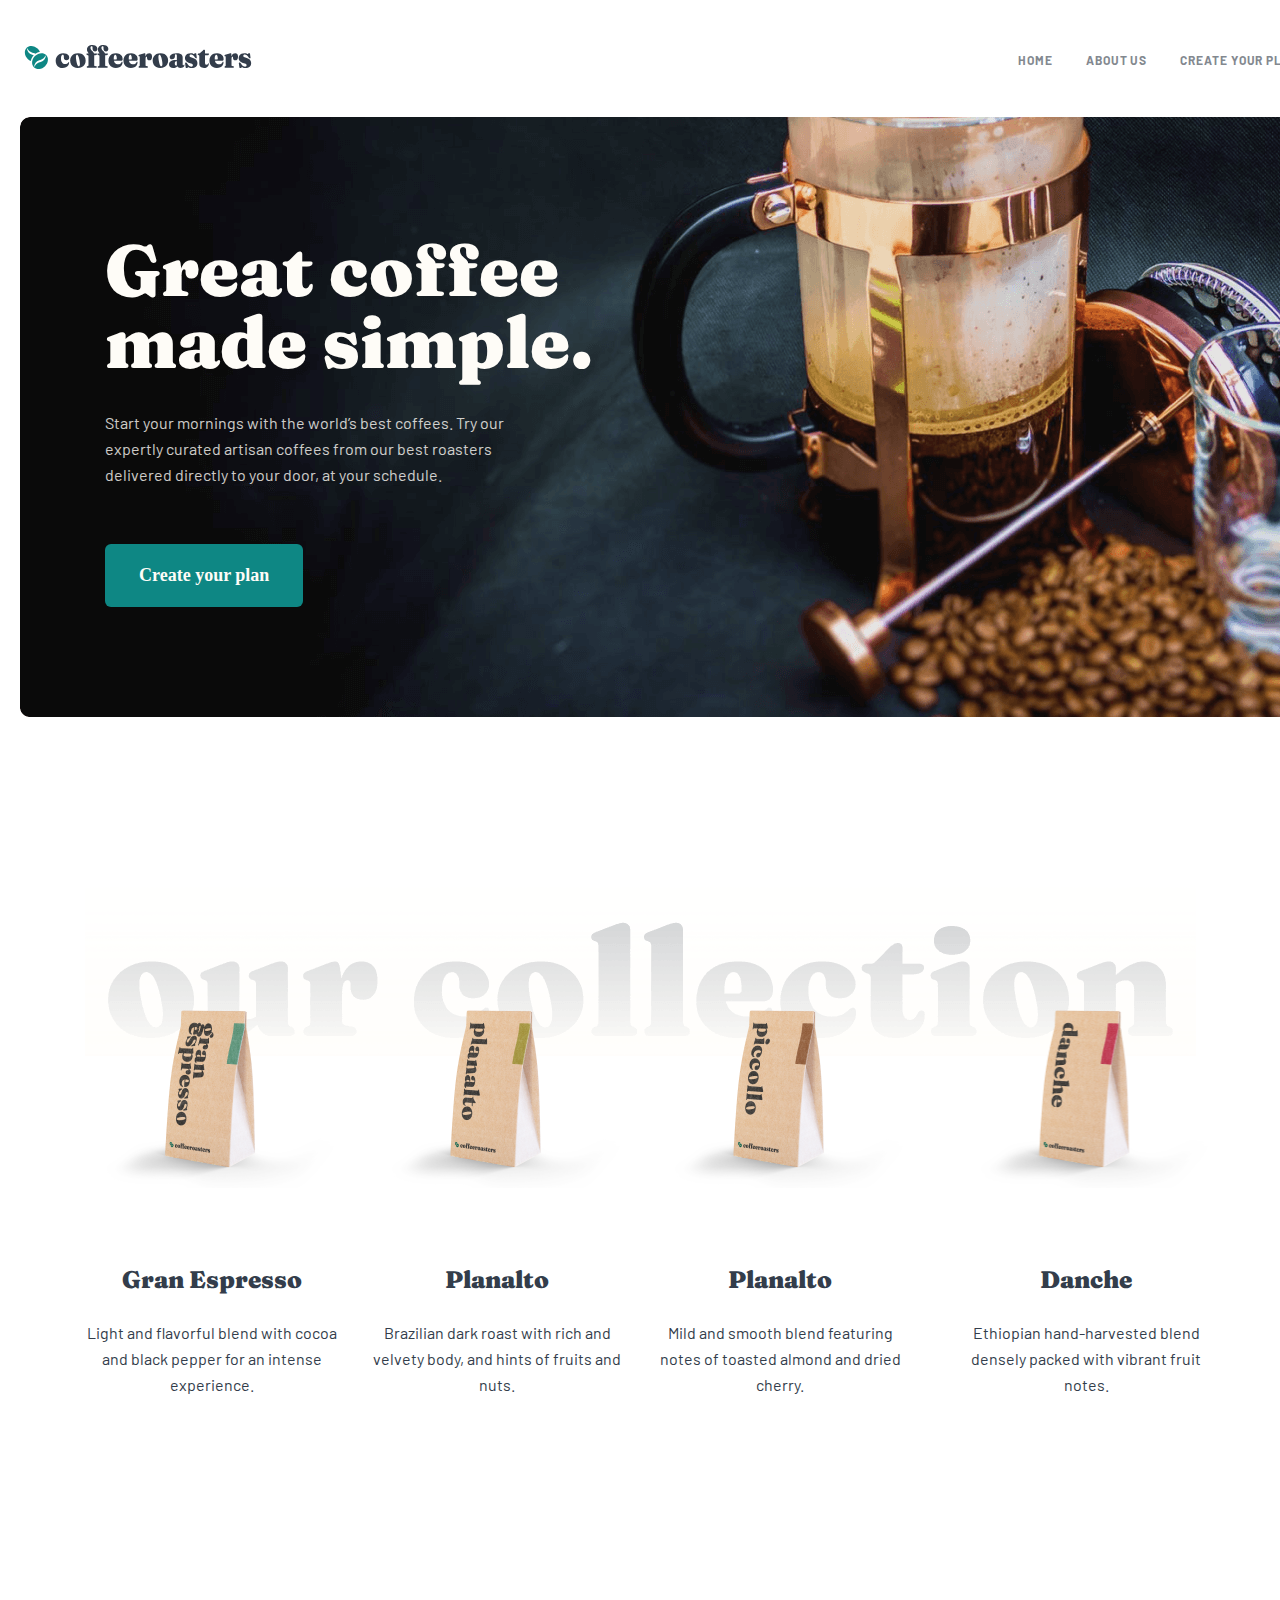
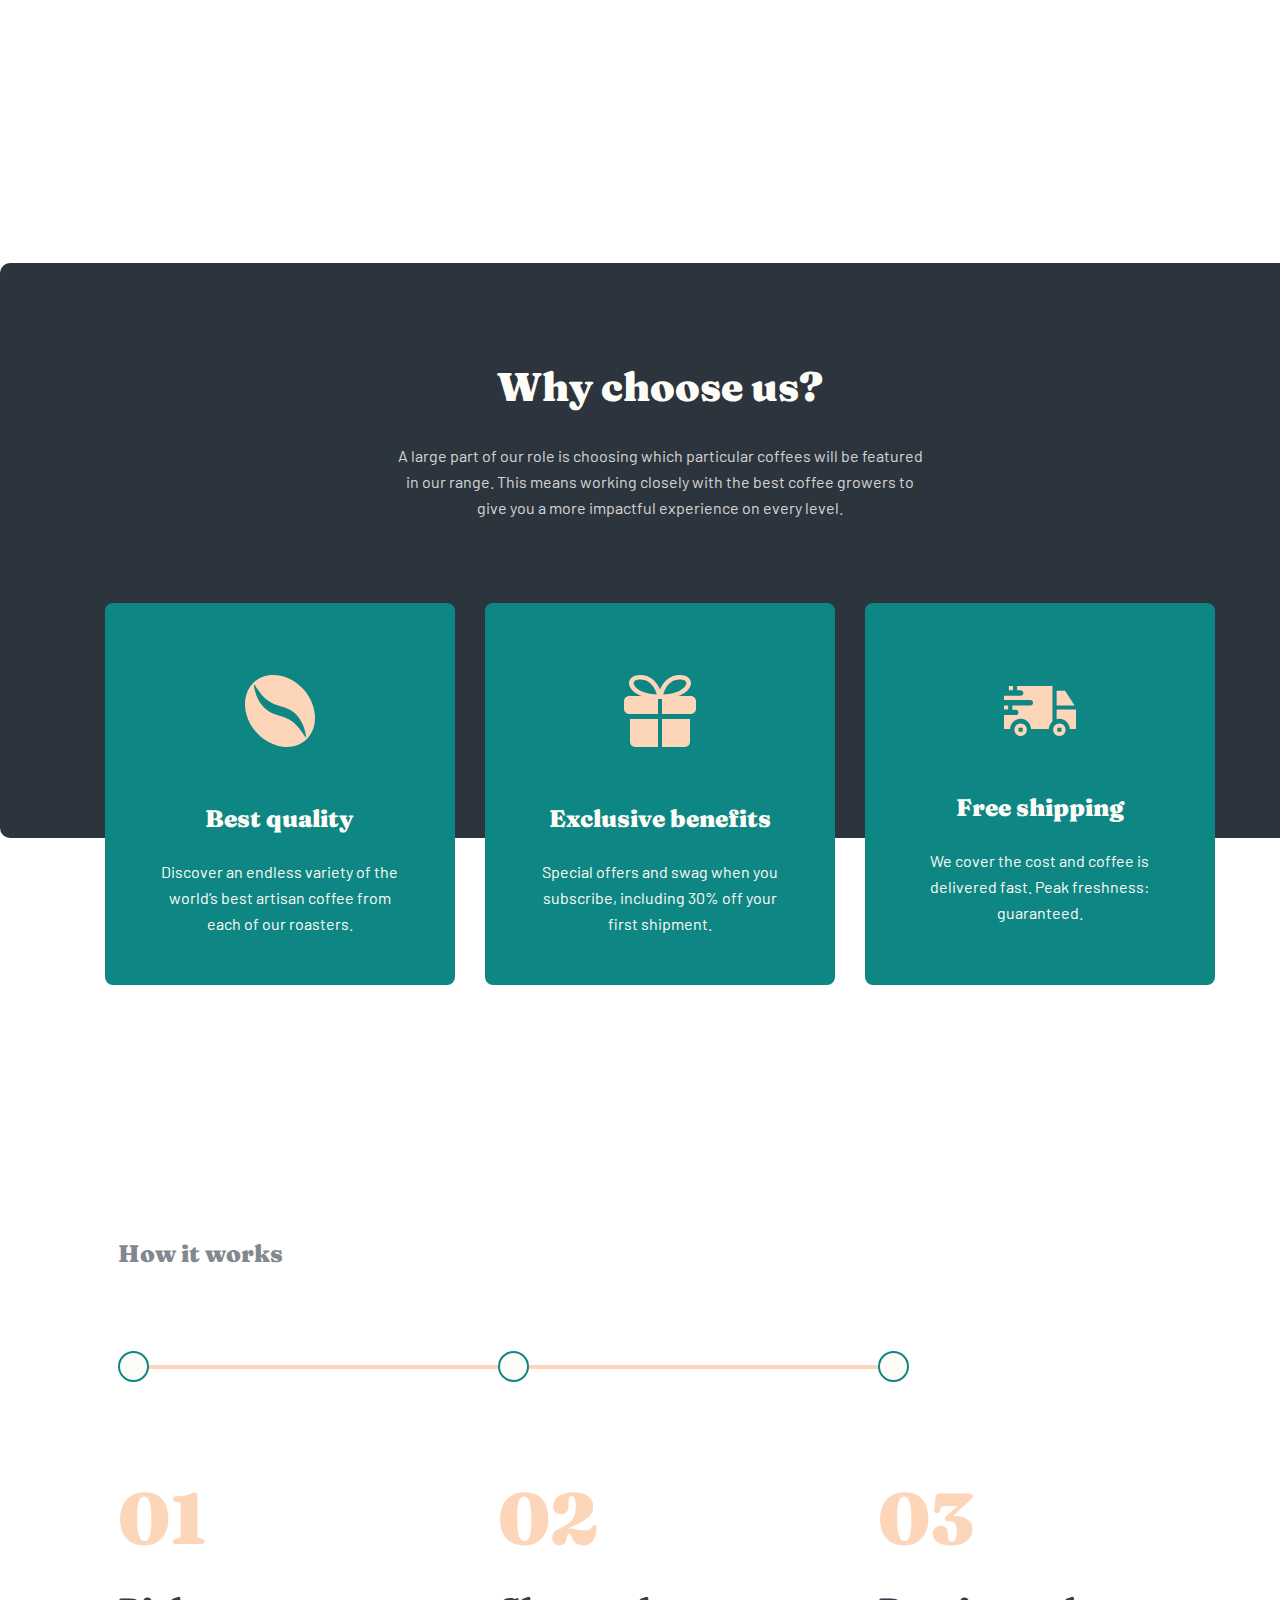
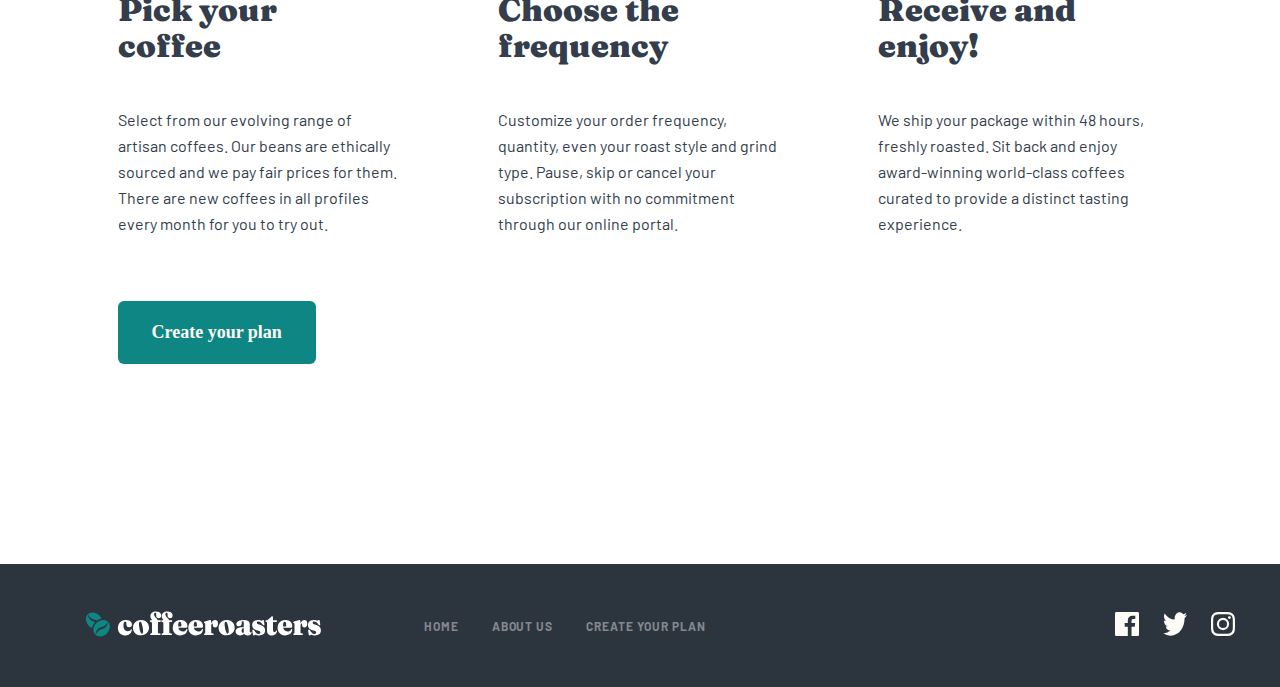
<file: index.html>
<!DOCTYPE html>
<html lang="en">
<head>
    <meta charset="UTF-8">
    <meta http-equiv="X-UA-Compatible" content="IE=edge">
    <meta name="viewport" content="width=device-width, initial-scale=1.0">
    <link rel="stylesheet" href="./css/normalize.css">
    <!-- <link rel="stylesheet" href="./css/main.css"> -->
    <link rel="stylesheet" href="./css/main.min.css">
    <title>Coffee</title>
</head>
<body>
    <h1 class="visually-hidden">Coffeeroasters</h1>
    <!-- HEADER -->
    <header>
        <div class="container header-container">
            <div class="logo">
                <a class="logo-link" href="./index.html">
                    <img class="logo-img" src="./images/site-logo.svg" alt="logo" width="236" height="26">
                </a>
            </div>

            <nav class="site-nav">
                <ul class="site-nav-list">
                    <li class="site-nav-item">
                        <a class="site-nav-link" href="./index.html" >HOME</a>
                    </li>

                    <li class="site-nav-item">
                        <a class="site-nav-link" href="./aboutus.html">ABOUT US</a>
                    </li>

                    <li class="site-nav-item">
                        <a class="site-nav-link" href="./subscribe.html">CREATE YOUR PLAN</a>
                    </li>
                </ul>
            </nav>
        </div>
    </header>

    <main>
        <!-- SECTION HERO -->
        <section class="site-hero">
            <div class="container hero-container">
                <div class="hero">
                    <h2 class="hero-heading">Great coffee made simple.</h2>

                    <p class="hero-desc">Start your mornings with the world’s best coffees. Try our expertly curated artisan coffees from our best roasters delivered directly to your door, at your schedule.</p>

                    <a class="site-btn" href="#">Create your plan</a>
                </div>
            </div>
        </section>
        <!-- SECTION COLLECTION -->
        <section class="our-collection">
            <div class="container collection-container">
                <div class="collection">
                        <ul class="collection-list">
                            <li class="collection-item expresso-item">
                                <img class="collection-item-img" src="./images/expresso.png" alt="cofe expresso" width="255" height="193">

                                <h3 class="collection-item-heading">Gran Espresso</h3>

                                <p class="collection-item-desc">Light and flavorful blend with cocoa and black pepper for an intense experience.</p>
                            </li>

                            <li class="collection-item planalto-item">
                                <img class="collection-item-img" src="./images/planto.png" alt="cofe planalto" width="256" height="193">

                                <h3 class="collection-item-heading">Planalto</h3>

                                <p class="collection-item-desc">Brazilian dark roast with rich and velvety body, and hints of fruits and nuts.</p>
                            </li>

                            <li class="collection-item piccollo-item">
                                <img class="collection-item-img" src="./images/piccollo.png" alt="cofe piccollo" width="256" height="193">

                                <h3 class="collection-item-heading">Planalto</h3>

                                <p class="collection-item-desc">Mild and smooth blend featuring notes of toasted almond and dried cherry.</p>
                            </li>

                            <li class="collection-item danche-item">
                                <img class="collection-item-img" src="./images/danche.png" alt="cofe expresso" width="255" height="193">

                                <h3 class="collection-item-heading">Danche</h3>

                                <p class="collection-item-desc">Ethiopian hand-harvested blend densely packed with vibrant fruit notes.</p>
                            </li>
                        </ul>
                </div>
            </div>
        </section>
        <!-- SECTION CHOOSES -->
        <section class="chooses-section">
            <div class="container chooses-container">
                <div class="chooses">
                    <div class="chooses-top">
                        <h2 class="chooses-heading">Why choose us?</h2>

                        <p class="chooses-desc">A large part of our role is choosing which particular coffees will be featured in our range. This means working closely with the best coffee growers to give you a more impactful experience on every level.</p>
                    </div>

                    <div class="chooses-bottom">
                        <ul class="chooses-list">
                            <li class="chooses-item">
                                <a class="chooses-link" href="#">
                                    <img class="chooses-img" src="./images/coffee-bean.svg" width="72" height="72" alt="coffee bean">

                                    <h3 class="chooses-titles">Best quality</h3>

                                    <p class="chooses-texts">Discover an endless variety of the world’s best artisan coffee from each of our roasters.</p>
                                </a>
                            </li>

                            <li class="chooses-item">
                                <a class="chooses-link" href="#">
                                    <img class="chooses-img" src="./images/box.svg" width="72" height="72" alt="gift box">

                                    <h3 class="chooses-titles">Exclusive benefits</h3>

                                    <p class="chooses-texts">Special offers and swag when you subscribe, including 30% off your first shipment.</p>
                                </a>
                            </li>

                            <li class="chooses-item delivere-item">
                                <a class="chooses-link" href="#">
                                    <img class="chooses-img" src="./images/car.svg" width="72" height="50" alt="car">

                                    <h3 class="chooses-titles">Free shipping</h3>

                                    <p class="chooses-texts">We cover the cost and coffee is delivered fast. Peak freshness: guaranteed.</p>
                                </a>
                            </li>
                        </ul>
                    </div>
                </div>
            </div>
        </section>
        <!-- SECTION INFO -->
        <section class="info-section">
            <div class="container info-container">
                <h4 class="heading-top">How it works</h4>

                <div class="info-line"></div>

                <ul class="info-list">
                    <li class="info-item">
                        <h2 class="info-heading-main">01</h2>

                        <h3 class="info-heading">Pick your coffee</h3>

                        <p class="info-desc">Select from our evolving range of artisan coffees. Our beans are ethically sourced and we pay fair prices for them. There are new coffees in all profiles every month for you to try out.</p>
                    </li>

                    <li class="info-item">
                        <h2 class="info-heading-main">02</h2>

                        <h3 class="info-heading">Choose the frequency</h3>

                        <p class="info-desc">Customize your order frequency, quantity, even your roast style and grind type. Pause, skip or cancel your subscription with no commitment through our online portal.</p>
                    </li>

                    <li class="info-item">
                        <h2 class="info-heading-main">03</h2>

                        <h3 class="info-heading">Receive and enjoy!</h3>

                        <p class="info-desc">We ship your package within 48 hours, freshly roasted. Sit back and enjoy award-winning world-class coffees curated to provide a distinct tasting experience.</p>
                    </li>
                </ul>

                <a class="site-btn" href="#">Create your plan</a>
            </div>
        </section>
    </main>

    <footer>
        <div class="container footer-container">
            <div class="footer-left">
                <a class="footer-logo-link" href="./index.html">
                    <img class="footer-logo-img" src="./images/footer-logo.svg" alt="footer-logo" width="236" height="26">
                </a>

                <nav class="site-nav">
                    <ul class="site-nav-list">
                        <li class="site-nav-item">
                            <a class="site-nav-link footer-nav-link" href="./index.html" >HOME</a>
                        </li>

                        <li class="site-nav-item">
                            <a class="site-nav-link footer-nav-link" href="./aboutus.html">ABOUT US</a>
                        </li>

                        <li class="site-nav-item">
                            <a class="site-nav-link footer-nav-link" href="#">CREATE YOUR PLAN</a>
                        </li>
                    </ul>
                </nav>
            </div>

            <ul class="footer-app-list">
                <li class="footer-app-item">
                    <a class="footer-app-link" href="facebook.com">
                        <img src="./images/facebook.svg" alt="facebook logo" width="24" height="24">
                    </a>
                </li>

                <li class="footer-app-item">
                    <a class="footer-app-link" href="twitter.com">
                        <img src="./images/twitter-logo.svg" alt="twitter logo" width="24" height="24">
                    </a>
                </li>

                <li class="footer-app-item">
                    <a class="footer-app-link" href="instagram.com">
                        <img src="./images/insta-logo.svg" alt="instagram logo" width="24" height="24">
                    </a>
                </li>
            </ul>
        </div>
    </footer>
</body>
</html>
</file>
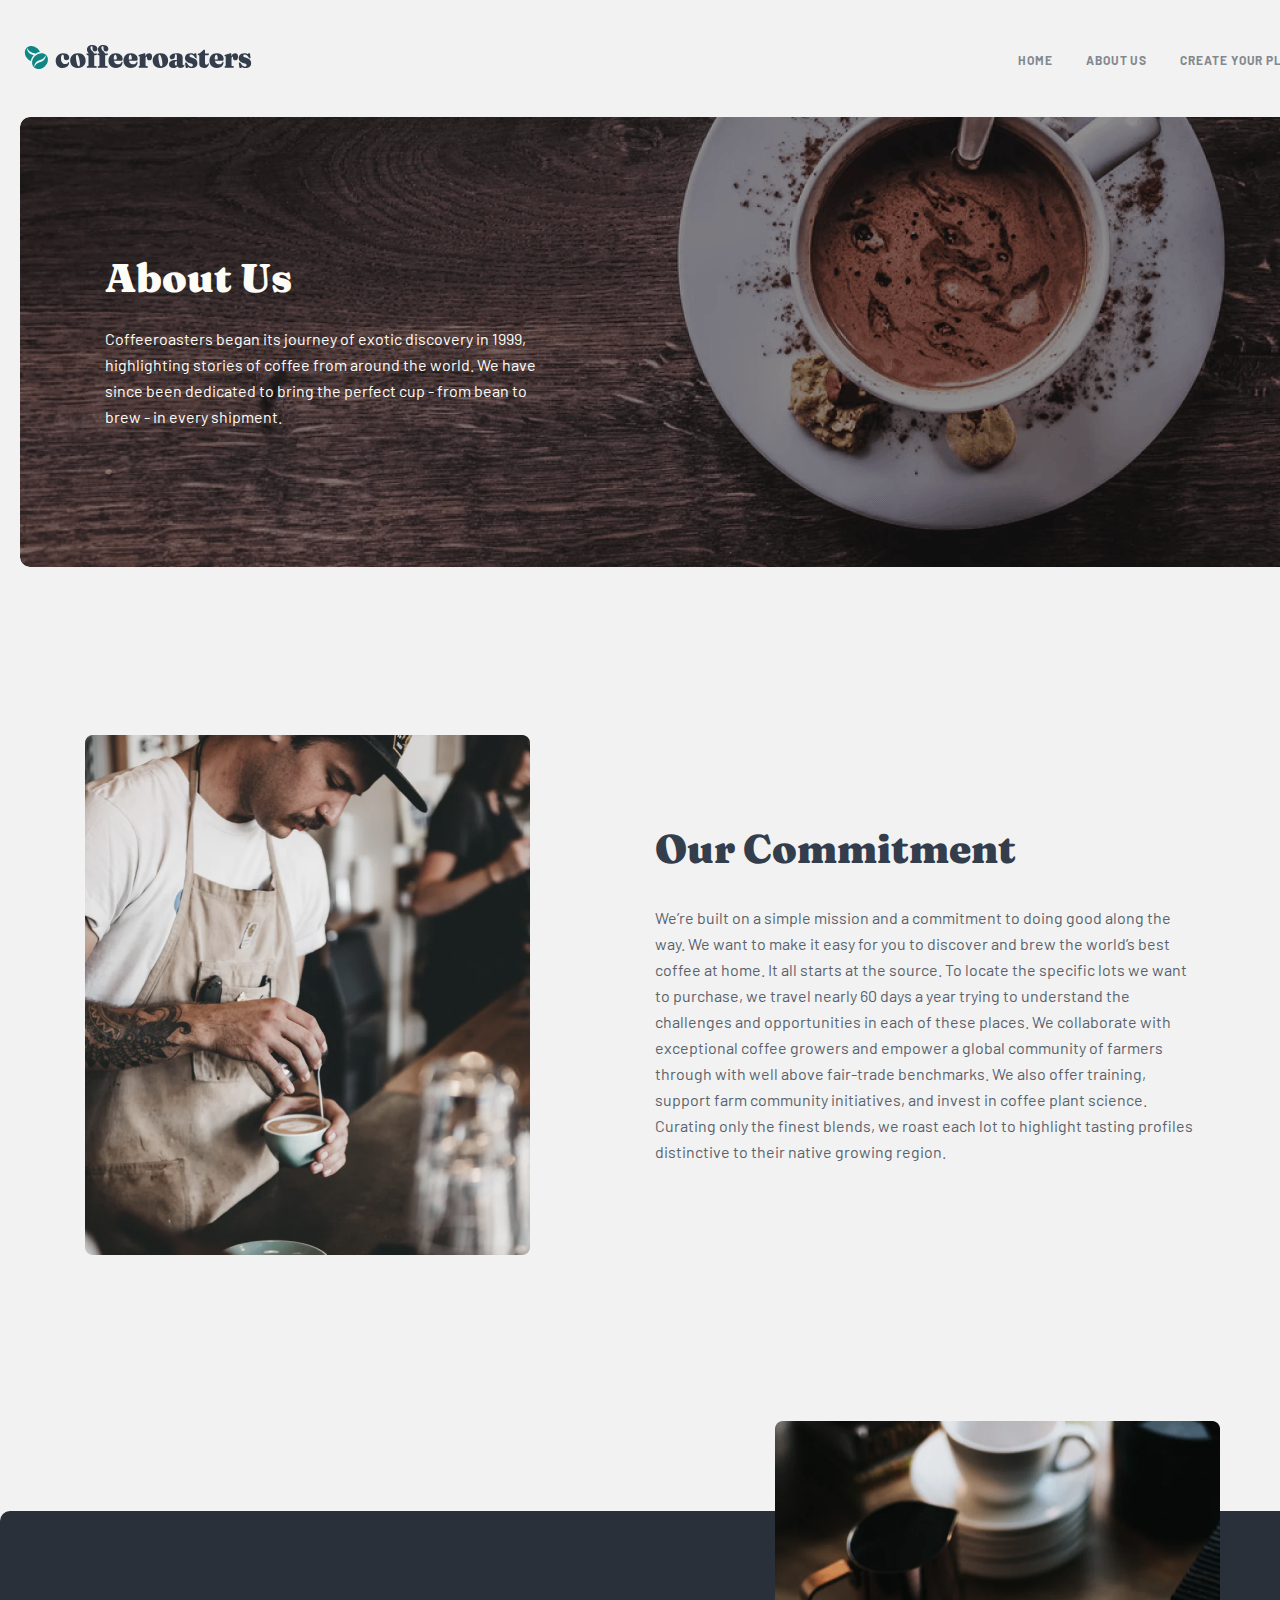
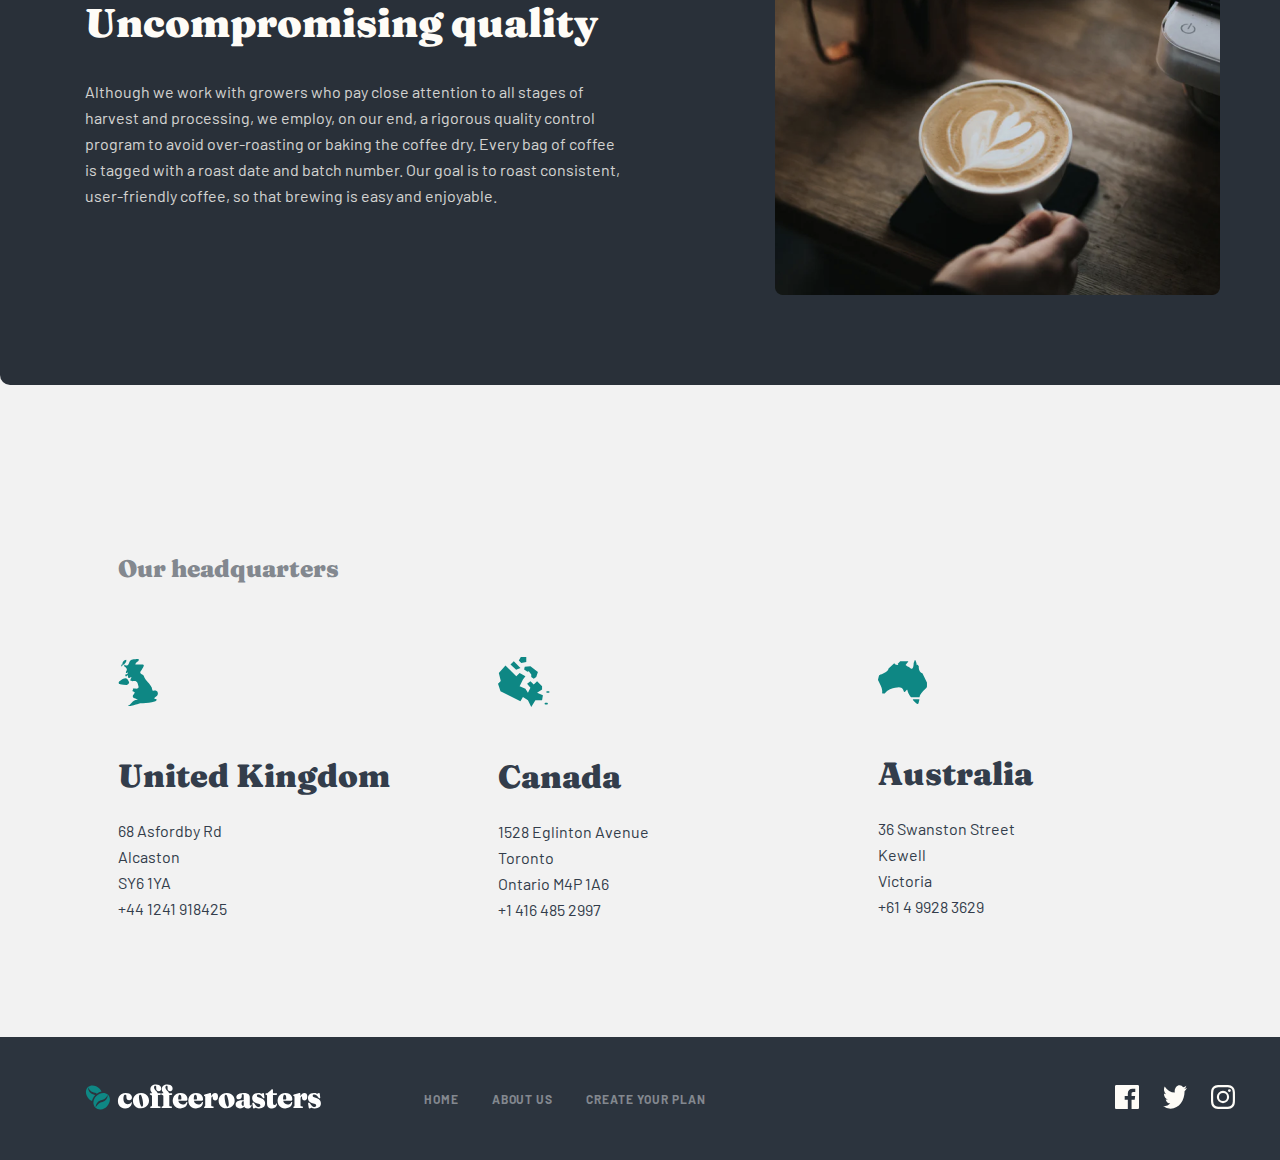
<file: aboutus.html>
<!DOCTYPE html>
<html lang="en">
<head>
    <meta charset="UTF-8">
    <meta http-equiv="X-UA-Compatible" content="IE=edge">
    <meta name="viewport" content="width=device-width, initial-scale=1.0">
    <link rel="stylesheet" href="./css/normalize.css">
    <link rel="stylesheet" href="./css/main.css">
    <title>About us</title>
</head>
<body>
    <!-- HEADER -->
    <header>
        <div class="container header-container">
            <div class="logo">
                <a class="logo-link" href="./index.html">
                    <img class="logo-img" src="./images/site-logo.svg" alt="logo" width="236" height="26">
                </a>
            </div>

            <nav class="site-nav">
                <ul class="site-nav-list">
                    <li class="site-nav-item">
                        <a class="site-nav-link" href="./index.html" >HOME</a>
                    </li>

                    <li class="site-nav-item">
                        <a class="site-nav-link" href="./aboutus.html">ABOUT US</a>
                    </li>

                    <li class="site-nav-item">
                        <a class="site-nav-link" href="./subscribe.html">CREATE YOUR PLAN</a>
                    </li>
                </ul>
            </nav>
        </div>
    </header>

    <!-- MAIN -->
    <main>
        <!-- SECTION HERO -->
        <section class="hero-aboutus">
            <div class="container hero-aboutus-container">
                <div class="hero-about-us">
                    <h2 class="hero-aboutus-heading">About Us</h2>

                    <p class="hero-aboutus-desc">Coffeeroasters began its journey of exotic discovery in 1999, highlighting stories of coffee from around the world. We have since been dedicated to bring the perfect cup - from bean to brew - in every shipment.</p>
                </div>
            </div>
        </section>

        <section class="ourcommitment">
            <div class="container ourcommitment-container">
                <img class="waiter-img" src="./images/waiter.png" alt="waiter" width="445" height="520">

                <div class="ourcommitment-box">
                    <h2 class="ourcommitment-heading">Our Commitment</h2>

                    <p class="ourcommitment-desc">We’re built on a simple mission and a commitment to doing good along the way. We want to make it easy for you to discover and brew the world’s best coffee at home. It all starts at the source. To locate the specific lots we want to purchase, we travel nearly 60 days a year trying to understand the challenges and opportunities in each of these places. We collaborate with exceptional coffee growers and empower a global community of farmers through with well above fair-trade benchmarks. We also offer training, support farm community initiatives, and invest in coffee plant science. Curating only the finest blends, we roast each lot to highlight tasting profiles distinctive to their native growing region.</p>
                </div>
            </div>
        </section>

        <section class="quality">
            <div class="container quality-container">
                <div class="quality-box">
                    <h2 class="quality-heading">Uncompromising quality</h2>

                    <p class="quality-desc">Although we work with growers who pay close attention to all stages of harvest and processing, we employ, on our end, a rigorous quality control program to avoid over-roasting or baking the coffee dry. Every bag of coffee is tagged with a roast date and batch number. Our goal is to roast consistent, user-friendly coffee, so that brewing is easy and enjoyable.</p>
                </div>

                <img class="quality-img" src="./images/coffee.png" alt="a cup of coffee" width="445" height="474">
            </div>
        </section>

        <section class="headquarters">
            <div class="container headquarters-container">
                <h2 class="headquarters-heading">Our headquarters</h2>

                <ul class="headquarters-list">
                    <li class="headquarters-item united-kingdom-item">
                        <img class="headquarters-img" src="./images/united-kingdom.svg" alt="map of united kingdom" width="41" height="49">

                        <h3 class="headquarters-item-heading">United Kingdom</h3>

                        <p class="headquarters-item-desc">68  Asfordby Rd</p>
                        <p class="headquarters-item-desc">Alcaston</p>
                        <p class="headquarters-item-desc">SY6 1YA</p>
                        <p class="headquarters-item-desc">+44 1241 918425</p>
                    </li>

                    <li class="headquarters-item canada-item">
                        <img class="headquarters-img" src="./images/canada.svg" alt="map of canada" width="52" height="50">

                        <h3 class="headquarters-item-heading">Canada</h3>

                        <p class="headquarters-item-desc">1528  Eglinton Avenue</p>
                        <p class="headquarters-item-desc">Toronto</p>
                        <p class="headquarters-item-desc">Ontario M4P 1A6</p>
                        <p class="headquarters-item-desc">+1 416 485 2997</p>
                    </li>

                    <li class="headquarters-item">
                        <img class="headquarters-img" src="./images/australia.svg" alt="map of australia" width="49" height="44">

                        <h3 class="headquarters-item-heading">Australia</h3>

                        <p class="headquarters-item-desc">36 Swanston Street</p>
                        <p class="headquarters-item-desc">Kewell</p>
                        <p class="headquarters-item-desc">Victoria</p>
                        <p class="headquarters-item-desc">+61 4 9928 3629</p>
                    </li>
                </ul>
            </div>
        </section>
    </main>

    <footer>
        <div class="container footer-container">
            <div class="footer-left">
                <a class="footer-logo-link" href="./index.html">
                    <img class="footer-logo-img" src="./images/footer-logo.svg" alt="footer-logo" width="236" height="26">
                </a>

                <nav class="site-nav">
                    <ul class="site-nav-list">
                        <li class="site-nav-item">
                            <a class="site-nav-link footer-nav-link" href="./index.html" >HOME</a>
                        </li>

                        <li class="site-nav-item">
                            <a class="site-nav-link footer-nav-link" href="./aboutus.html">ABOUT US</a>
                        </li>

                        <li class="site-nav-item">
                            <a class="site-nav-link footer-nav-link" href="#">CREATE YOUR PLAN</a>
                        </li>
                    </ul>
                </nav>
            </div>

            <ul class="footer-app-list">
                <li class="footer-app-item">
                    <a class="footer-app-link" href="facebook.com">
                        <img src="./images/facebook.svg" alt="facebook logo" width="24" height="24">
                    </a>
                </li>

                <li class="footer-app-item">
                    <a class="footer-app-link" href="twitter.com">
                        <img src="./images/twitter-logo.svg" alt="twitter logo" width="24" height="24">
                    </a>
                </li>

                <li class="footer-app-item">
                    <a class="footer-app-link" href="instagram.com">
                        <img src="./images/insta-logo.svg" alt="instagram logo" width="24" height="24">
                    </a>
                </li>
            </ul>
        </div>
    </footer>
</body>
</html>
</file>
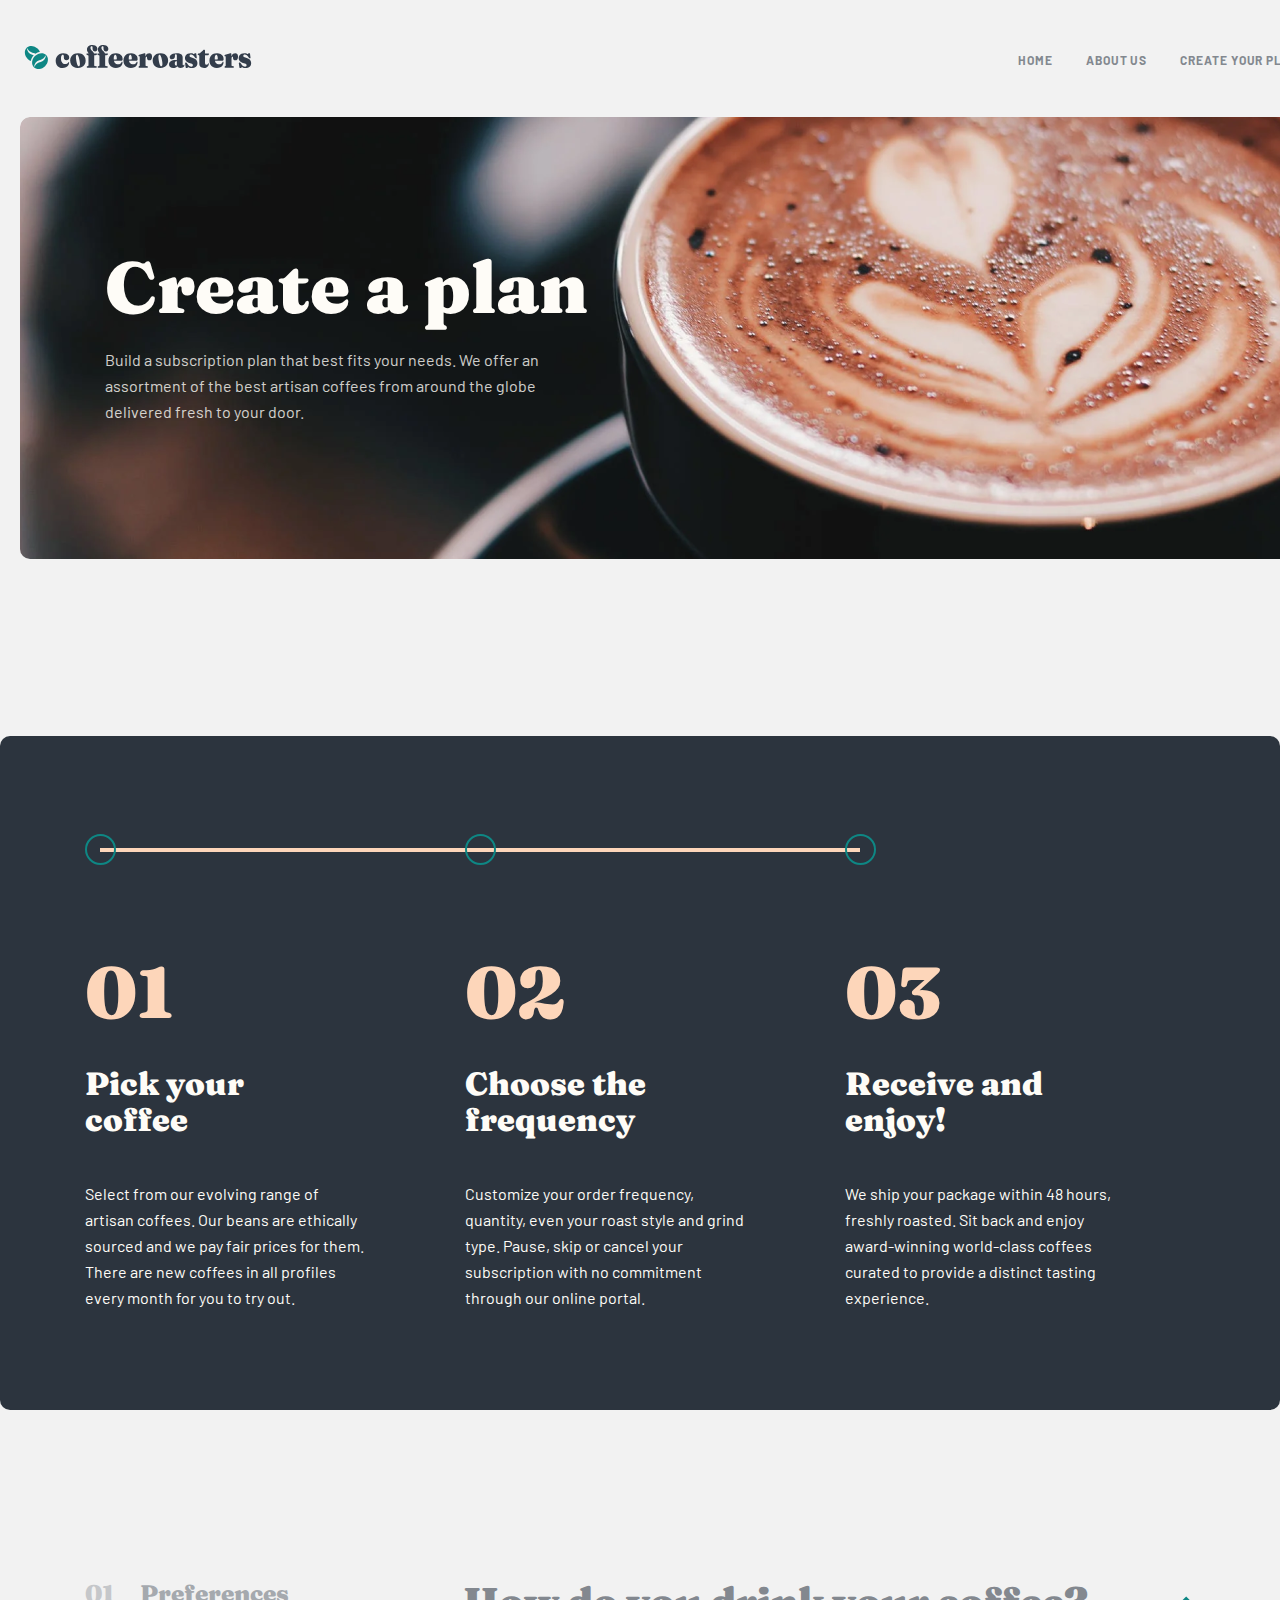
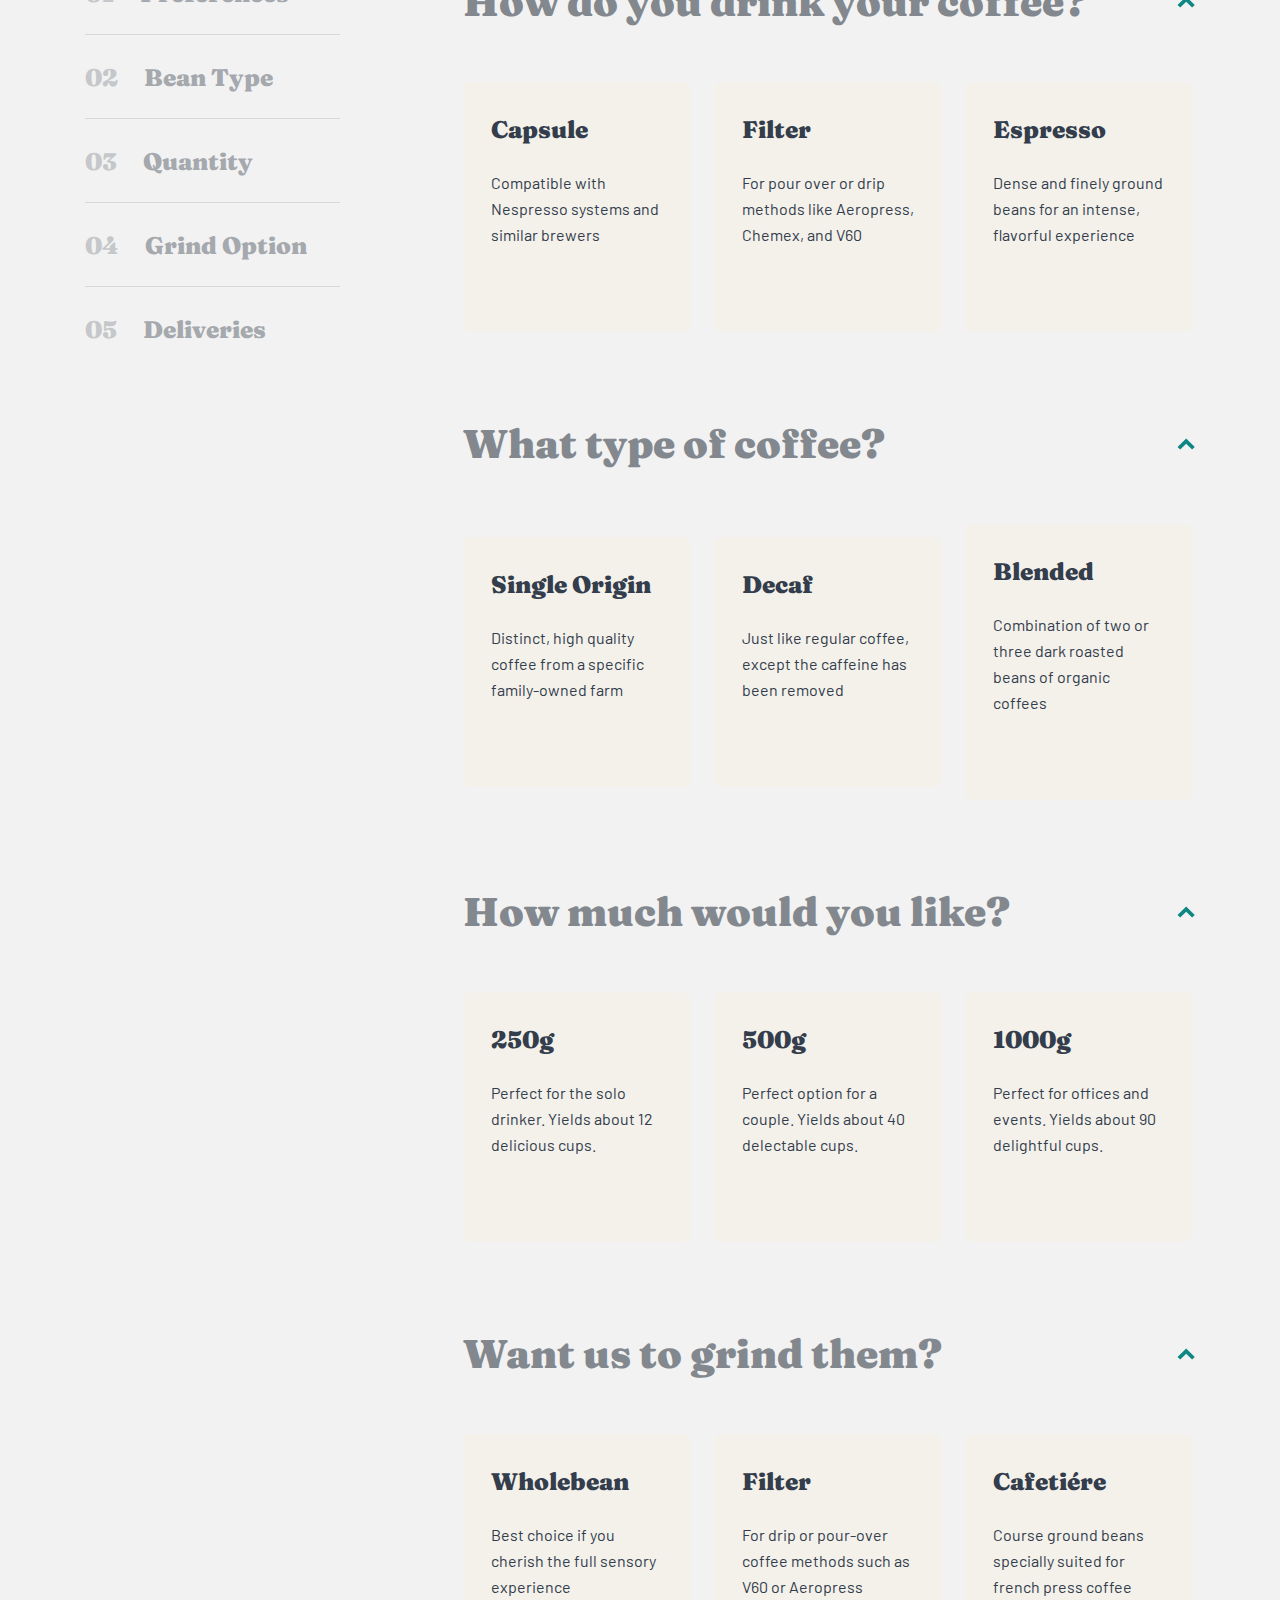
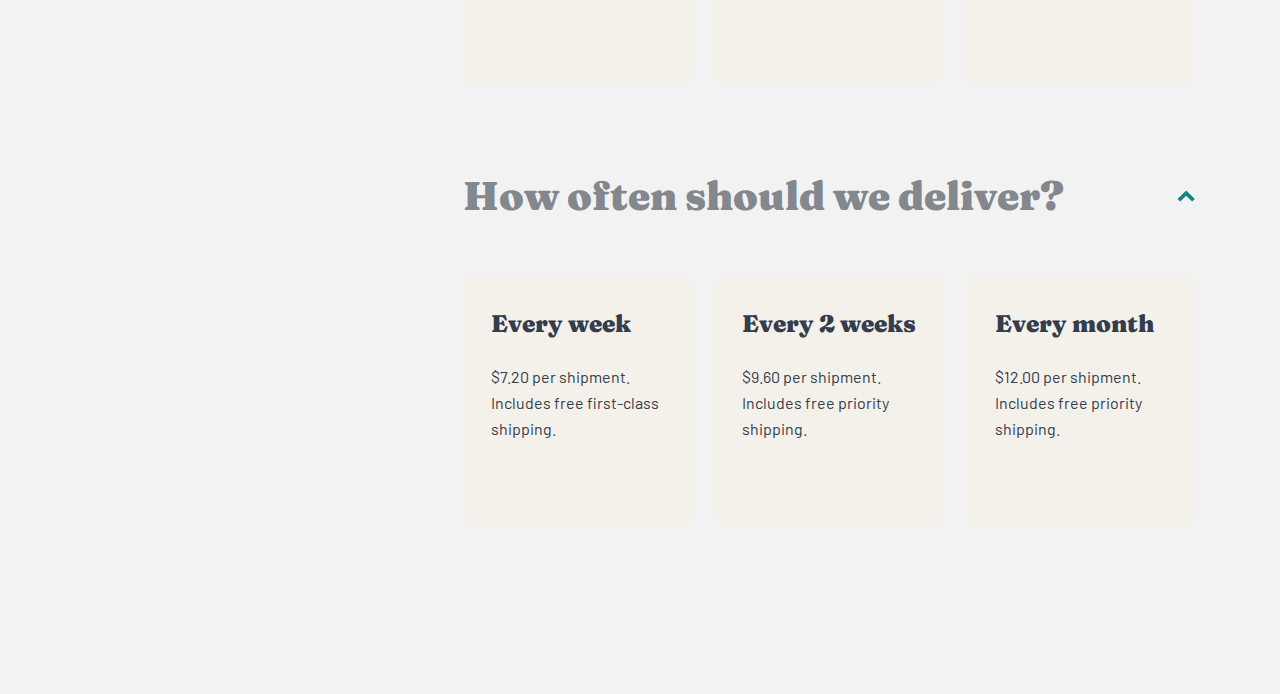
<file: subscribe.html>
<!DOCTYPE html>
<html lang="en">
<head>
    <meta charset="UTF-8">
    <meta http-equiv="X-UA-Compatible" content="IE=edge">
    <meta name="viewport" content="width=device-width, initial-scale=1.0">
    <link rel="stylesheet" href="./css/main.css">
    <title>Subscribe</title>
</head>
<body>
    <!-- HEADER -->
    <header>
        <div class="container header-container">
            <div class="logo">
                <a class="logo-link" href="./index.html">
                    <img class="logo-img" src="./images/site-logo.svg" alt="logo" width="236" height="26">
                </a>
            </div>

            <nav class="site-nav">
                <ul class="site-nav-list">
                    <li class="site-nav-item">
                        <a class="site-nav-link" href="./index.html" >HOME</a>
                    </li>

                    <li class="site-nav-item">
                        <a class="site-nav-link" href="./aboutus.html">ABOUT US</a>
                    </li>

                    <li class="site-nav-item">
                        <a class="site-nav-link" href="./subscribe.html">CREATE YOUR PLAN</a>
                    </li>
                </ul>
            </nav>
        </div>
    </header>

    <!-- MAIN -->
    <!-- SECTION HERO -->
    <section class="hero-subscribe">
        <div class="container hero-subscribe-container">
            <div class="hero-subscribe-box">
                <h2 class="hero-subscribe-heading">Create a plan</h2>

                <p class="hero-subscribe-desc">Build a subscription plan that best fits your needs. We offer an assortment of the best artisan coffees from around the globe delivered fresh to your door.</p>
            </div>
        </div>
    </section>
    <!-- SECTION INFO -->
    <section class="subscribe-info">
        <div class="container subscribe-container">
            <div class="subscribe-info-line"></div>

            <ul class="subscribe-info-list">
                <li class="subscribe-info-item">
                    <h2 class="info-heading-main">01</h2>

                    <h3 class="info-heading subscribe-info-heading">Pick your coffee</h3>

                    <p class="info-desc subscribe-info-desc">Select from our evolving range of artisan coffees. Our beans are ethically sourced and we pay fair prices for them. There are new coffees in all profiles every month for you to try out.</p>
                </li>

                <li class="subscribe-info-item">
                    <h2 class="info-heading-main">02</h2>

                    <h3 class="info-heading subscribe-info-heading">Choose the frequency</h3>

                    <p class="info-desc subscribe-info-desc">Customize your order frequency, quantity, even your roast style and grind type. Pause, skip or cancel your subscription with no commitment through our online portal.</p>
                </li>

                <li class="subscribe-info-item">
                    <h2 class="info-heading-main">03</h2>

                    <h3 class="info-heading subscribe-info-heading">Receive and enjoy!</h3>

                    <p class="info-desc subscribe-info-desc">We ship your package within 48 hours, freshly roasted. Sit back and enjoy award-winning world-class coffees curated to provide a distinct tasting experience.</p>
                </li>
            </ul>

        </div>
    </section>
    <!-- SECTION ORDER -->
    <section class="order">
        <div class="container order-container">
            <div class="order-left">
                <ul class="order-left-list">
                    <li class="order-left-item">
                        <a class="order-left-link" href="#">
                            <h2 class="order-left-heading"><span class="order-left-numbers">01</span>Preferences</h2>
                        </a>
                        <span class="order-left-devider"></span>
                    </li>

                    <li class="order-left-item">
                        <a class="order-left-link" href="#">
                            <h2 class="order-left-heading"><span class="order-left-numbers">02</span>Bean Type</h2>
                        </a>
                        <span class="order-left-devider"></span>
                    </li>

                    <li class="order-left-item">
                        <a class="order-left-link" href="#">
                            <h2 class="order-left-heading"><span class="order-left-numbers">03</span>Quantity</h2>
                        </a>
                        <span class="order-left-devider"></span>
                    </li>

                    <li class="order-left-item">
                        <a class="order-left-link" href="#">
                            <h2 class="order-left-heading"><span class="order-left-numbers">04</span>Grind Option</h2>
                        </a>
                        <span class="order-left-devider"></span>
                    </li>

                    <li class="order-left-item">
                        <a class="order-left-link" href="#">
                            <h2 class="order-left-heading"><span class="order-left-numbers">05</span>Deliveries</h2>
                        </a>
                    </li>
                </ul>
            </div>

            <div class="order-right">
                <ul class="order-right-list">
                    <li class="order-right-item">
                       <div class="top-box">
                        <h2 class="order-right-heading">How do you drink your coffee?</h2>
                        <img src="./images/icon-top.svg" alt="icon top" width="18" height="12">
                       </div>

                        <form class="form" action="echo.htmlacademy.ru" method="post">
                            <div class="form__wrapper">
                                <label class="form__label">
                                    <input class="form__input" id="visually-hidden" type="radio" name="coffee" value="capsule">

                                    <div class="coffee-box">
                                        <h2 class="coffee-box__heading">Capsule</h2>

                                        <p class="coffee-box__desc">Compatible with Nespresso systems and similar brewers</p>
                                    </div>
                                </label>

                                <label class="form__label">
                                    <input class="form__input" id="visually-hidden" type="radio" name="coffee" value="filter">

                                    <div class="coffee-box">
                                        <h2 class="coffee-box__heading">Filter</h2>

                                        <p class="coffee-box__desc">For pour over or drip methods like Aeropress, Chemex, and V60</p>
                                    </div>
                                </label>

                                <label class="form__label">
                                    <input class="form__input" id="visually-hidden" type="radio" name="coffee" value="expresso">

                                    <div class="coffee-box">
                                        <h2 class="coffee-box__heading">Espresso</h2>

                                        <p class="coffee-box__desc">Dense and finely ground beans for an intense, flavorful experience</p>
                                    </div>
                                </label>
                            </div>
                        </form>
                    </li>

                    <li class="order-right-item">
                        <div class="top-box">
                         <h2 class="order-right-heading">What type of coffee?</h2>
                         <img src="./images/icon-top.svg" alt="icon top" width="18" height="12">
                        </div>

                         <form class="form" action="echo.htmlacademy.ru" method="post">
                             <div class="form__wrapper">
                                 <label class="form__label">
                                     <input class="form__input" id="visually-hidden" type="radio" name="coffee" value="capsule">

                                     <div class="coffee-box">
                                         <h2 class="coffee-box__heading">Single Origin</h2>

                                         <p class="coffee-box__desc">Distinct, high quality coffee from a specific family-owned farm</p>
                                     </div>
                                 </label>

                                 <label class="form__label">
                                     <input class="form__input" id="visually-hidden" type="radio" name="coffee" value="filter">

                                     <div class="coffee-box">
                                         <h2 class="coffee-box__heading">Decaf</h2>

                                         <p class="coffee-box__desc">Just like regular coffee, except the caffeine has been removed</p>
                                     </div>
                                 </label>

                                 <label class="form__label">
                                     <input class="form__input" id="visually-hidden" type="radio" name="coffee" value="expresso">

                                     <div class="coffee-box">
                                         <h2 class="coffee-box__heading">Blended</h2>

                                         <p class="coffee-box__desc">Combination of two or three dark roasted beans of organic coffees</p>
                                     </div>
                                 </label>
                             </div>
                         </form>
                    </li>

                    <li class="order-right-item">
                        <div class="top-box">
                         <h2 class="order-right-heading">How much would you like?</h2>
                         <img src="./images/icon-top.svg" alt="icon top" width="18" height="12">
                        </div>

                         <form class="form" action="echo.htmlacademy.ru" method="post">
                             <div class="form__wrapper">
                                 <label class="form__label">
                                     <input class="form__input" id="visually-hidden" type="radio" name="coffee" value="capsule">

                                     <div class="coffee-box">
                                         <h2 class="coffee-box__heading">250g</h2>

                                         <p class="coffee-box__desc">Perfect for the solo drinker. Yields about 12 delicious cups.</p>
                                     </div>
                                 </label>

                                 <label class="form__label">
                                     <input class="form__input" id="visually-hidden" type="radio" name="coffee" value="filter">

                                     <div class="coffee-box">
                                         <h2 class="coffee-box__heading">500g</h2>

                                         <p class="coffee-box__desc">Perfect option for a couple. Yields about 40 delectable cups.</p>
                                     </div>
                                 </label>

                                 <label class="form__label">
                                     <input class="form__input" id="visually-hidden" type="radio" name="coffee" value="expresso">

                                     <div class="coffee-box">
                                         <h2 class="coffee-box__heading">1000g</h2>

                                         <p class="coffee-box__desc">Perfect for offices and events. Yields about 90 delightful cups.</p>
                                     </div>
                                 </label>
                             </div>
                         </form>
                    </li>

                    <li class="order-right-item">
                        <div class="top-box">
                         <h2 class="order-right-heading">Want us to grind them?</h2>
                         <img src="./images/icon-top.svg" alt="icon top" width="18" height="12">
                        </div>

                         <form class="form" action="echo.htmlacademy.ru" method="post">
                             <div class="form__wrapper">
                                 <label class="form__label">
                                     <input class="form__input" id="visually-hidden" type="radio" name="coffee" value="capsule">

                                     <div class="coffee-box">
                                         <h2 class="coffee-box__heading">Wholebean</h2>

                                         <p class="coffee-box__desc">Best choice if you cherish the full sensory experience</p>
                                     </div>
                                 </label>

                                 <label class="form__label">
                                     <input class="form__input" id="visually-hidden" type="radio" name="coffee" value="filter">

                                     <div class="coffee-box">
                                         <h2 class="coffee-box__heading">Filter</h2>

                                         <p class="coffee-box__desc">For drip or pour-over coffee methods such as V60 or Aeropress</p>
                                     </div>
                                 </label>

                                 <label class="form__label">
                                     <input class="form__input" id="visually-hidden" type="radio" name="coffee" value="expresso">

                                     <div class="coffee-box">
                                         <h2 class="coffee-box__heading">Cafetiére</h2>

                                         <p class="coffee-box__desc"> Course ground beans specially suited for french press coffee</p>
                                     </div>
                                 </label>
                             </div>
                         </form>
                    </li>

                    <li class="order-right-item">
                        <div class="top-box">
                         <h2 class="order-right-heading">How often should we deliver?</h2>
                         <img src="./images/icon-top.svg" alt="icon top" width="18" height="12">
                        </div>

                         <form class="form" action="echo.htmlacademy.ru" method="post">
                             <div class="form__wrapper">
                                 <label class="form__label">
                                     <input class="form__input" id="visually-hidden" type="radio" name="coffee" value="capsule">

                                     <div class="coffee-box">
                                         <h2 class="coffee-box__heading">Every week</h2>

                                         <p class="coffee-box__desc">$7.20 per shipment. Includes free first-class shipping.</p>
                                     </div>
                                 </label>

                                 <label class="form__label">
                                     <input class="form__input" id="visually-hidden" type="radio" name="coffee" value="filter">

                                     <div class="coffee-box">
                                         <h2 class="coffee-box__heading">Every 2 weeks</h2>

                                         <p class="coffee-box__desc">$9.60 per shipment. Includes free priority shipping.</p>
                                     </div>
                                 </label>

                                 <label class="form__label">
                                     <input class="form__input" id="visually-hidden" type="radio" name="coffee" value="expresso">

                                     <div class="coffee-box">
                                         <h2 class="coffee-box__heading">Every month</h2>

                                         <p class="coffee-box__desc">$12.00 per shipment. Includes free priority shipping.</p>
                                     </div>
                                 </label>
                             </div>
                         </form>
                    </li>
                </ul>
            </div>
        </div>
    </section>
</body>
</html>
</file>
<file: css/main.css>
@font-face {
    font-family: 'Barlow';
    font-style: normal;
    font-weight: 400;
    src:url('../fonts/barlow-v11-latin-regular.woff2') format('woff2'),url('../fonts/barlow-v11-latin-regular.woff') format('woff');
}

@font-face {
    font-family: 'Barlow';
    font-style: normal;
    font-weight: 700;
    src:url('../fonts/barlow-v11-latin-700.woff2') format('woff2'),url('../fonts/barlow-v11-latin-700.woff') format('woff');
}

@font-face {
    font-family: 'Fraunces';
    font-style: normal;
    font-weight: 900;
    src: url('../fonts/fraunces-v10-latin-900.woff2') format('woff2'), url('../fonts/fraunces-v10-latin-900.woff') format('woff');
}

/* GENERAL CSS */

*,
*::after,
*::before {
    box-sizing: border-box;
    margin: 0;
}

body {
    margin: 0;
    padding: 0;
    font-family: Barlow, Arial, sans-serif;
    background: #F2F2F2;
}

img {
    display: inline-block;
    margin: 0;
    padding: 0;
}

.visually-hidden {
    clip: rect(0 0 0 0);
    clip-path: inset(50%);
    height: 1px;
    overflow: hidden;
    position: absolute;
    white-space: nowrap;
    width: 1px;
}

#visually-hidden {
    clip: rect(0 0 0 0);
    clip-path: inset(50%);
    height: 1px;
    overflow: hidden;
    position: absolute;
    white-space: nowrap;
    width: 1px;
}

.container {
    width: 1320px;
    margin: 0 auto;
    padding: 0 20px;
}

.site-btn {
    padding: 16px 31px;
    display: inline-block;
    text-decoration: none;
    font-family: 'Fraunces 9pt';
    font-weight: 900;
    font-size: 18px;
    line-height: 25px;
    text-align: center;
    color: #FEFCF7;
    background: #0E8784;
    border-radius: 6px;
    border: 3px solid transparent;
}

.site-btn:hover {
    background: #66D2CF;
}

.site-btn:disabled {
    background: #E2DEDB;
}

/* HEADER */

.header-container {
    display: flex;
    justify-content: space-between;
    align-items: center;
    padding-top: 44px;
    padding-bottom: 44px;
}

.logo-link {
    text-decoration: none;
}

.logo-img {
    margin: 0;
    padding: 0;
}

.site-nav-list {
    margin: 0;
    padding: 0;
    list-style-type: none;
    display: flex;
    align-items: center;
}

.site-nav-item + .site-nav-item {
    margin-left: 33px;
}

.site-nav-link {
    font-weight: 700;
    font-size: 12px;
    line-height: 15px;
    letter-spacing: 0.923077px;
    text-transform: uppercase;
    color: #83888F;
    text-decoration: none;
}

.site-nav-link:hover {
    color: #333D4B;
}

/* MAIN */

/* SECTION HERO */

.site-hero {
    padding-bottom: 136px;
}

.hero {
    background-image: url("../images/hero-img.png");
    background-repeat: no-repeat;
    padding: 117px 85px;
    border-radius: 10px;
}

.hero-heading {
    margin: 0;
    max-width: 493px;
    font-family: 'Fraunces';
    font-weight: 900;
    font-size: 72px;
    line-height: 72px;
    color: #FEFCF7;
    margin-bottom: 32px;
}

.hero-desc {
    margin: 0;
    max-width: 445px;
    font-weight: 400;
    font-size: 16px;
    line-height: 26px;
    color: #FEFCF7;
    mix-blend-mode: normal;
    opacity: 0.8;
    margin-bottom: 56px;
}

/* SECTION COLLECTION */

.our-collection {
    padding-bottom: 200px;
}

.collection-container {
    width: 1151px;
}

.collection {
    background-image: url("../images/our-collection.png");
    background-repeat: no-repeat;
    /* background-position-y: -62; */
}

.collection-list {
    position: relative;
    top: 135px;
    margin: 0;
    padding: 0;
    list-style-type: none;
    display: flex;
}

.collection-item {
    width: 255px;
}

.expresso-item {
    margin-right: 30px;
}

.planalto-item {
    margin-right: 28px;
}

.piccollo-item {
    margin-right: 51px;
}

.collection-item-img {
    margin: 0;
    padding: 0;
    margin-bottom: 72px;
}


.collection-item-heading {
    margin: 0;
    font-family: 'Fraunces';
    font-weight: 900;
    font-size: 24px;
    line-height: 32px;
    text-align: center;
    color: #333D4B;
    margin-bottom: 24px;
}

.collection-item-desc {
    margin: 0;
    font-weight: 400;
    font-size: 16px;
    line-height: 26px;
    text-align: center;
    color: #333D4B;
}

/* SECRION CHOOSES */

.chooses-section {
    padding-top: 400px;
    padding-bottom: 400px;
}

.chooses-container {
    background: #2C343E;
    border-radius: 10px;
}

.chooses {
    position: relative;
    padding-top: 100px;
    padding-bottom: 317px;
}

.chooses-top {
    width: 540px;
    margin: 0 auto;
}

.chooses-heading {
    margin: 0;
    font-family: 'Fraunces';
    font-weight: 900;
    font-size: 40px;
    line-height: 48px;
    text-align: center;
    color: #FEFCF7;
    margin-bottom: 32px;
}

.chooses-desc {
    margin: 0;
    font-weight: 400;
    font-size: 16px;
    line-height: 26px;
    text-align: center;
    color: #FEFCF7;
    mix-blend-mode: normal;
    opacity: 0.8;
}

.chooses-bottom {
    position: absolute;
    top: 340px;
    left: 85px;
}

.chooses-list {
    margin: 0;
    padding: 0;
    list-style-type: none;
    display: flex;
    align-items: center;
}

.chooses-item {
    background: #0E8784;
    border-radius: 8px;
    max-width: 350px;
    padding: 72px 48px 48px 47px;
}

.chooses-item + .chooses-item {
    margin-left: 30px;
}

.delivere-item {
    max-width: 350px;
    height: 382px;
    padding: 83px 48px 48px 47px;
}

.chooses-link {
    display: flex;
    flex-direction: column;
    align-items: center;
    justify-content: center;
    text-decoration: none;

}

.chooses-img {
    margin-bottom: 56px;
}

.chooses-titles {
    margin: 0;
    font-family: 'Fraunces';
    font-weight: 900;
    font-size: 24px;
    line-height: 32px;
    text-align: center;
    color: #FEFCF7;
    margin-bottom: 24px;
}

.chooses-texts {
    margin: 0;
    font-weight: 400;
    font-size: 16px;
    line-height: 26px;
    text-align: center;
    color: #FEFCF7;
}

/* SECTION INFO */

.info-section {
    padding-bottom: 200px;
}

.info-container {
    width: 1085px;
}

.heading-top {
    margin: 0;
    font-family: 'Fraunces';
    font-weight: 900;
    font-size: 24px;
    line-height: 32px;
    color: #83888F;
    margin-bottom: 80px;
}

.info-line {
    left: 1.48%;
    right: 25.79%;
    top: 22.48%;
    bottom: 77.35%;
    border: 2px solid #FDD6BA;
    width: 760px;
    height: 1px;
    margin-bottom: 82px;
    margin-top: 95px;
}

.info-list {
    margin: 0;
    padding: 0;
    list-style-type: none;
    display: flex;
    align-items: center;
    margin-top: 67px;
    margin-bottom: 64px;
}

.info-item:before {
    content: "";
    display: block;
    width: 31px;
    height: 31px;
    background-size: contain;
    background: #FEFCF7;
    border: 2px solid #0E8784;
    box-sizing: border-box;
    border-radius: 50%;
    transform: translateY(-100px);
}

.info-item {
    max-width: 285px;
}

.info-item + .info-item {
    margin-left: 95px;
}

.info-heading-main {
    margin: 0;
    font-family: 'Fraunces';
    font-weight: 900;
    font-size: 72px;
    line-height: 72px;
    color: #FDD6BA;
    margin-bottom: 38px;
}

.info-heading {
    margin: 0;
    width: 255px;
    font-family: 'Fraunces';
    font-weight: 900;
    font-size: 32px;
    line-height: 36px;
    color: #333D4B;
    margin-bottom: 43px;
}

.info-desc {
    margin: 0;
    font-weight: 400;
    font-size: 16px;
    line-height: 26px;
    color: #333D4B;
}

/* FOOTER */

.footer-container {
    background: #2C343E;
    padding: 47px 85px;
    display: flex;
    justify-content: space-between;
    align-items: center;
}

.footer-left {
    display: flex;
    align-items: center;
}

.footer-logo-link {
    text-decoration: none;
    margin-right: 103px;
}

.footer-app-list {
    margin: 0;
    padding: 0;
    list-style-type: none;
    display: flex;
    align-items: center;
}

.footer-app-item + .footer-app-item {
    margin-left: 24px;
}

.footer-nav-link:hover {
    color: #FEFCF7;
}

/* PAGE ABOUT US */

/* MAIN */

/* SECTION HERO */

.hero-aboutus {
    padding-bottom: 168px;
}

.hero-about-us {
    background-image: url("../images/hero-second-img.png");
    background-repeat: no-repeat;
    padding: 137px 85px;
    border-radius: 10px;
}

.hero-aboutus-heading {
    margin: 0;
    font-family: 'Fraunces';
    font-weight: 900;
    font-size: 40px;
    line-height: 48px;
    color: #FEFCF7;
    margin-bottom: 24px;
}

.hero-aboutus-desc {
    margin: 0;
    max-width: 445px;
    font-weight: 400;
    font-size: 16px;
    line-height: 26px;
    color: #FEFCF7;
}

/* SECTION OURCOMMITMENT */

.ourcommitment {
    padding-bottom: 256px;
}

.ourcommitment-container {
    width: 1150px;
    display: flex;
    align-items: center;
}

.waiter-img {
    margin-right: 125px;
}

.ourcommitment-heading {
    margin: 0;
    font-family: 'Fraunces';
    font-weight: 900;
    font-size: 40px;
    line-height: 48px;
    color: #333D4B;
    margin-bottom: 32px;
}

.ourcommitment-desc {
    margin: 0;
    width: 539px;
    font-weight: 400;
    font-size: 16px;
    line-height: 26px;
    color: #333D4B;
    mix-blend-mode: normal;
    opacity: 0.8;
}

/* SECTION QUALITY */

.quality {
    padding-bottom: 168px;
}

.quality-container {
    position: relative;
    background-color: #293039;
    border-radius: 10px;
    padding: 88px 85px 176px 85px;
    display: flex;
    align-items: center;
}

.quality-box {
    max-width: 540px;
    margin-right: 125px;
}

.quality-heading {
    margin: 0;
    font-family: 'Fraunces';
    font-weight: 900;
    font-size: 40px;
    line-height: 48px;
    color: #FEFCF7;
    margin-bottom: 32px;
}

.quality-desc {
    margin: 0;
    font-weight: 400;
    font-size: 16px;
    line-height: 26px;
    color: #FEFCF7;
    mix-blend-mode: normal;
    opacity: 0.8;
}

.quality-img {
    position: absolute;
    bottom: 90px;
    left: calc(50% + 115px);
}

/* SECTION HEADQUARTERS */

.headquarters {
    padding-bottom: 114px;
}

.headquarters-container {
    width: 1085px;
}

.headquarters-heading {
    margin: 0;
    font-family: 'Fraunces';
    font-weight: 900;
    font-size: 24px;
    line-height: 32px;
    color: #83888F;
    margin-bottom: 72px;
}

.headquarters-list {
    margin: 0;
    padding: 0;
    list-style-type: none;
    display: flex;
    align-items: center;
}

.united-kingdom-item {
    margin-right: 108px;
}

.canada-item {
    margin-right: 229px;
}

.headquarters-img {
    margin-bottom: 48px;
}

.headquarters-item-heading {
    margin: 0;
    font-family: 'Fraunces';
    font-weight: 900;
    font-size: 32px;
    line-height: 36px;
    color: #333D4B;
    margin-bottom: 24px;
}

.headquarters-item-desc {
    margin: 0;
    font-weight: 400;
    font-size: 16px;
    line-height: 26px;
    color: #333D4B;
}

/* PAGE SUBSCRIBE */

/* SECTION HERO */

.hero-subscribe {
    padding-bottom: 164px;
}

.hero-subscribe-box {
    background-image: url("../images/plan-hero.png");
    background-repeat: no-repeat;
    padding: 134px 85px;
    border-radius: 10px;
}


.hero-subscribe-heading {
    margin: 0;
    font-family: 'Fraunces';
    font-weight: 900;
    font-size: 72px;
    line-height: 72px;
    color: #FEFCF7;
    margin-bottom: 24px;
}

.hero-subscribe-desc {
    margin: 0;
    max-width: 445px;
    font-weight: 400;
    font-size: 16px;
    line-height: 26px;
    color: #FEFCF7;
    opacity: 0.8;
}

/* SECTION INFO */

.subscribe-info {
    padding-top: 13px;
}

.subscribe-container {
    width: 1280px;
    background: #2C343E;
    border-radius: 10px;
    padding: 100px 150px 99px 85px;
}

.subscribe-info-line {
    display: inline-block;
    width: 760px;
    background-color: #FDD6BA;;
    border: 2px solid #FDD6BA;
    position: relative;
    left: 15px;
}

.subscribe-info-item::before {
    content: "";
    display: inline-block;
    width: 31px;
    height: 31px;
    background-size: contain;
    background: transparent;
    border: 2px solid #0E8784;
    box-sizing: border-box;
    border-radius: 50%;
    transform: translateY(-88px);
}

.subscribe-info-list {
    margin: 0;
    padding: 0;
    list-style-type: none;
    display: flex;
    align-items: center;
    margin-top: 67px;
}

.subscribe-info-item {
    max-width: 285px;
}

.subscribe-info-item + .subscribe-info-item {
    margin-left: 95px;
}

.subscribe-info-heading {
    color: #FEFCF7;
}

.subscribe-info-desc {
    color: #FEFCF7;
}

/* SECTION ORDER */

.order {
    padding-top: 168px;
    padding-bottom: 168px;
}

.order-container {
    width: 1150px;
    display: flex;
    justify-content: space-between;
}
/* ORDER LEFT */
.order-left-list {
    margin: 0;
    padding: 0;
    width: 255px;
    height: 356px;
    list-style-type: none;
}

.order-left-link {
    text-decoration: none;
}

.order-left-heading {
    margin: 0;
    font-family: 'Fraunces';
    font-weight: 900;
    font-size: 24px;
    line-height: 32px;
    color: #333D4B;
    opacity: 0.4;
    transition: opacity 0.5s;
}

.order-left-heading:hover {
    opacity: 100%;
}

.order-left-numbers {
    font-family: 'Fraunces';
    font-weight: 900;
    font-size: 24px;
    line-height: 32px;
    color: #83888F;
    margin-right: 26px;
}

.order-left-devider {
    display: inline-block;
    width: 255px;
    height: 1px;
    background: #83888F;
    mix-blend-mode: normal;
    opacity: 0.25;
    margin-top: 24px;
    margin-bottom: 24px;
}

/* ORDER-RIGHT */

.order-right-list {
    margin: 0;
    padding: 0;
    list-style-type: none;
}

.order-right-item + .order-right-item {
    margin-top: 88px;
}

.top-box {
    display: flex;
    flex-direction: row;
    align-items: center;
    justify-content: space-between;
    margin-bottom: 56px;
}

.order-right-heading {
    margin: 0;
    font-family: 'Fraunces';
    font-weight: 900;
    font-size: 40px;
    line-height: 48px;
    color: #83888F;
}

.form__wrapper {
    display: flex;
    align-items: center;
    gap: 23px;
}

.form__input:checked + .coffee-box {
    background: #0E8784;
    color: white;
}

.form__input:checked + .coffee-boxheading {
    color: white;
}

.coffee-box {
    padding: 32px 28px 84px 28px;
    background: #F4F1EB;
    border-radius: 8px;
    transition: background 0.5s, color 0.5s;
}

.coffee-box:hover {
    background: #FDD6BA;
    border-radius: 8px;
}

.coffee-box__heading {
    margin: 0;
    font-family: 'Fraunces';
    font-weight: 900;
    font-size: 24px;
    line-height: 32px;
    color: #333D4B;
    margin-bottom: 24px;
}

.coffee-box__desc {
    margin: 0;
    width: 172px;
    font-weight: 400;
    font-size: 16px;
    line-height: 26px;
    color: #333D4B;
}
</file>
<file: css/main.min.css>
@font-face{font-family:Barlow;font-style:normal;font-weight:400;src:url('../fonts/barlow-v11-latin-regular.woff2') format('woff2'),url('../fonts/barlow-v11-latin-regular.woff') format('woff')}@font-face{font-family:Barlow;font-style:normal;font-weight:700;src:url('../fonts/barlow-v11-latin-700.woff2') format('woff2'),url('../fonts/barlow-v11-latin-700.woff') format('woff')}@font-face{font-family:Fraunces;font-style:normal;font-weight:900;src:url('../fonts/fraunces-v10-latin-900.woff2') format('woff2'),url('../fonts/fraunces-v10-latin-900.woff') format('woff')}*,::after,::before{-webkit-box-sizing:border-box;box-sizing:border-box;margin:0}body{margin:0;padding:0;font-family:Barlow,Arial,sans-serif}img{display:inline-block;margin:0;padding:0}.visually-hidden{clip:rect(0 0 0 0);-webkit-clip-path:inset(50%);clip-path:inset(50%);height:1px;overflow:hidden;position:absolute;white-space:nowrap;width:1px}.container{width:1320px;margin:0 auto;padding:0 20px}.site-btn{padding:16px 31px;display:inline-block;text-decoration:none;font-family:'Fraunces 9pt';font-weight:900;font-size:18px;line-height:25px;text-align:center;color:#fefcf7;background:#0e8784;border-radius:6px;border:3px solid transparent}.site-btn:hover{background:#66d2cf}.site-btn:disabled{background:#e2dedb}.header-container{display:-webkit-box;display:-ms-flexbox;display:flex;-webkit-box-pack:justify;-ms-flex-pack:justify;justify-content:space-between;-webkit-box-align:center;-ms-flex-align:center;align-items:center;padding-top:44px;padding-bottom:44px}.logo-link{text-decoration:none}.logo-img{margin:0;padding:0}.site-nav-list{margin:0;padding:0;list-style-type:none;display:-webkit-box;display:-ms-flexbox;display:flex;-webkit-box-align:center;-ms-flex-align:center;align-items:center}.site-nav-item+.site-nav-item{margin-left:33px}.site-nav-link{font-weight:700;font-size:12px;line-height:15px;letter-spacing:.923077px;text-transform:uppercase;color:#83888f;text-decoration:none}.site-nav-link:hover{color:#333d4b}.site-hero{padding-bottom:136px}.hero{background-image:url("../images/hero-img.png");background-repeat:no-repeat;padding:117px 85px;border-radius:10px}.hero-heading{margin:0;max-width:493px;font-family:Fraunces;font-weight:900;font-size:72px;line-height:72px;color:#fefcf7;margin-bottom:32px}.hero-desc{margin:0;max-width:445px;font-weight:400;font-size:16px;line-height:26px;color:#fefcf7;mix-blend-mode:normal;opacity:.8;margin-bottom:56px}.our-collection{padding-bottom:200px}.collection-container{width:1151px}.collection{background-image:url("../images/our-collection.png");background-repeat:no-repeat}.collection-list{position:relative;top:135px;margin:0;padding:0;list-style-type:none;display:-webkit-box;display:-ms-flexbox;display:flex}.collection-item{width:255px}.expresso-item{margin-right:30px}.planalto-item{margin-right:28px}.piccollo-item{margin-right:51px}.collection-item-img{margin:0;padding:0;margin-bottom:72px}.collection-item-heading{margin:0;font-family:Fraunces;font-weight:900;font-size:24px;line-height:32px;text-align:center;color:#333d4b;margin-bottom:24px}.collection-item-desc{margin:0;font-weight:400;font-size:16px;line-height:26px;text-align:center;color:#333d4b}.chooses-section{padding-top:400px;padding-bottom:400px}.chooses-container{background:#2c343e;border-radius:10px}.chooses{position:relative;padding-top:100px;padding-bottom:317px}.chooses-top{width:540px;margin:0 auto}.chooses-heading{margin:0;font-family:Fraunces;font-weight:900;font-size:40px;line-height:48px;text-align:center;color:#fefcf7;margin-bottom:32px}.chooses-desc{margin:0;font-weight:400;font-size:16px;line-height:26px;text-align:center;color:#fefcf7;mix-blend-mode:normal;opacity:.8}.chooses-bottom{position:absolute;top:340px;left:85px}.chooses-list{margin:0;padding:0;list-style-type:none;display:-webkit-box;display:-ms-flexbox;display:flex;-webkit-box-align:center;-ms-flex-align:center;align-items:center}.chooses-item{background:#0e8784;border-radius:8px;max-width:350px;padding:72px 48px 48px 47px}.chooses-item+.chooses-item{margin-left:30px}.delivere-item{max-width:350px;height:382px;padding:83px 48px 48px 47px}.chooses-link{display:-webkit-box;display:-ms-flexbox;display:flex;-webkit-box-orient:vertical;-webkit-box-direction:normal;-ms-flex-direction:column;flex-direction:column;-webkit-box-align:center;-ms-flex-align:center;align-items:center;-webkit-box-pack:center;-ms-flex-pack:center;justify-content:center;text-decoration:none}.chooses-img{margin-bottom:56px}.chooses-titles{margin:0;font-family:Fraunces;font-weight:900;font-size:24px;line-height:32px;text-align:center;color:#fefcf7;margin-bottom:24px}.chooses-texts{margin:0;font-weight:400;font-size:16px;line-height:26px;text-align:center;color:#fefcf7}.info-section{padding-bottom:200px}.info-container{width:1085px}.heading-top{margin:0;font-family:Fraunces;font-weight:900;font-size:24px;line-height:32px;color:#83888f;margin-bottom:80px}.info-line{left:1.48%;right:25.79%;top:22.48%;bottom:77.35%;border:2px solid #fdd6ba;width:760px;height:1px;margin-bottom:82px;margin-top:95px}.info-list{margin:0;padding:0;list-style-type:none;display:-webkit-box;display:-ms-flexbox;display:flex;-webkit-box-align:center;-ms-flex-align:center;align-items:center;margin-bottom:64px;margin-top:67px}.info-item:before{content:"";display:block;width:31px;height:31px;background-size:contain;background:#fefcf7;border:2px solid #0e8784;-webkit-box-sizing:border-box;box-sizing:border-box;border-radius:50%;-webkit-transform:translateY(-100px);-ms-transform:translateY(-100px);transform:translateY(-100px)}.info-item{max-width:285px}.info-item+.info-item{margin-left:95px}.info-heading-main{margin:0;font-family:Fraunces;font-weight:900;font-size:72px;line-height:72px;color:#fdd6ba;margin-bottom:38px}.info-heading{margin:0;width:255px;font-family:Fraunces;font-weight:900;font-size:32px;line-height:36px;color:#333d4b;margin-bottom:43px}.info-desc{margin:0;font-weight:400;font-size:16px;line-height:26px;color:#333d4b}.footer-container{background:#2c343e;padding:47px 85px;display:-webkit-box;display:-ms-flexbox;display:flex;-webkit-box-pack:justify;-ms-flex-pack:justify;justify-content:space-between;-webkit-box-align:center;-ms-flex-align:center;align-items:center}.footer-left{display:-webkit-box;display:-ms-flexbox;display:flex;-webkit-box-align:center;-ms-flex-align:center;align-items:center}.footer-logo-link{text-decoration:none;margin-right:103px}.footer-app-list{margin:0;padding:0;list-style-type:none;display:-webkit-box;display:-ms-flexbox;display:flex;-webkit-box-align:center;-ms-flex-align:center;align-items:center}.footer-app-item+.footer-app-item{margin-left:24px}.footer-nav-link:hover{color:#fefcf7}
</file>
